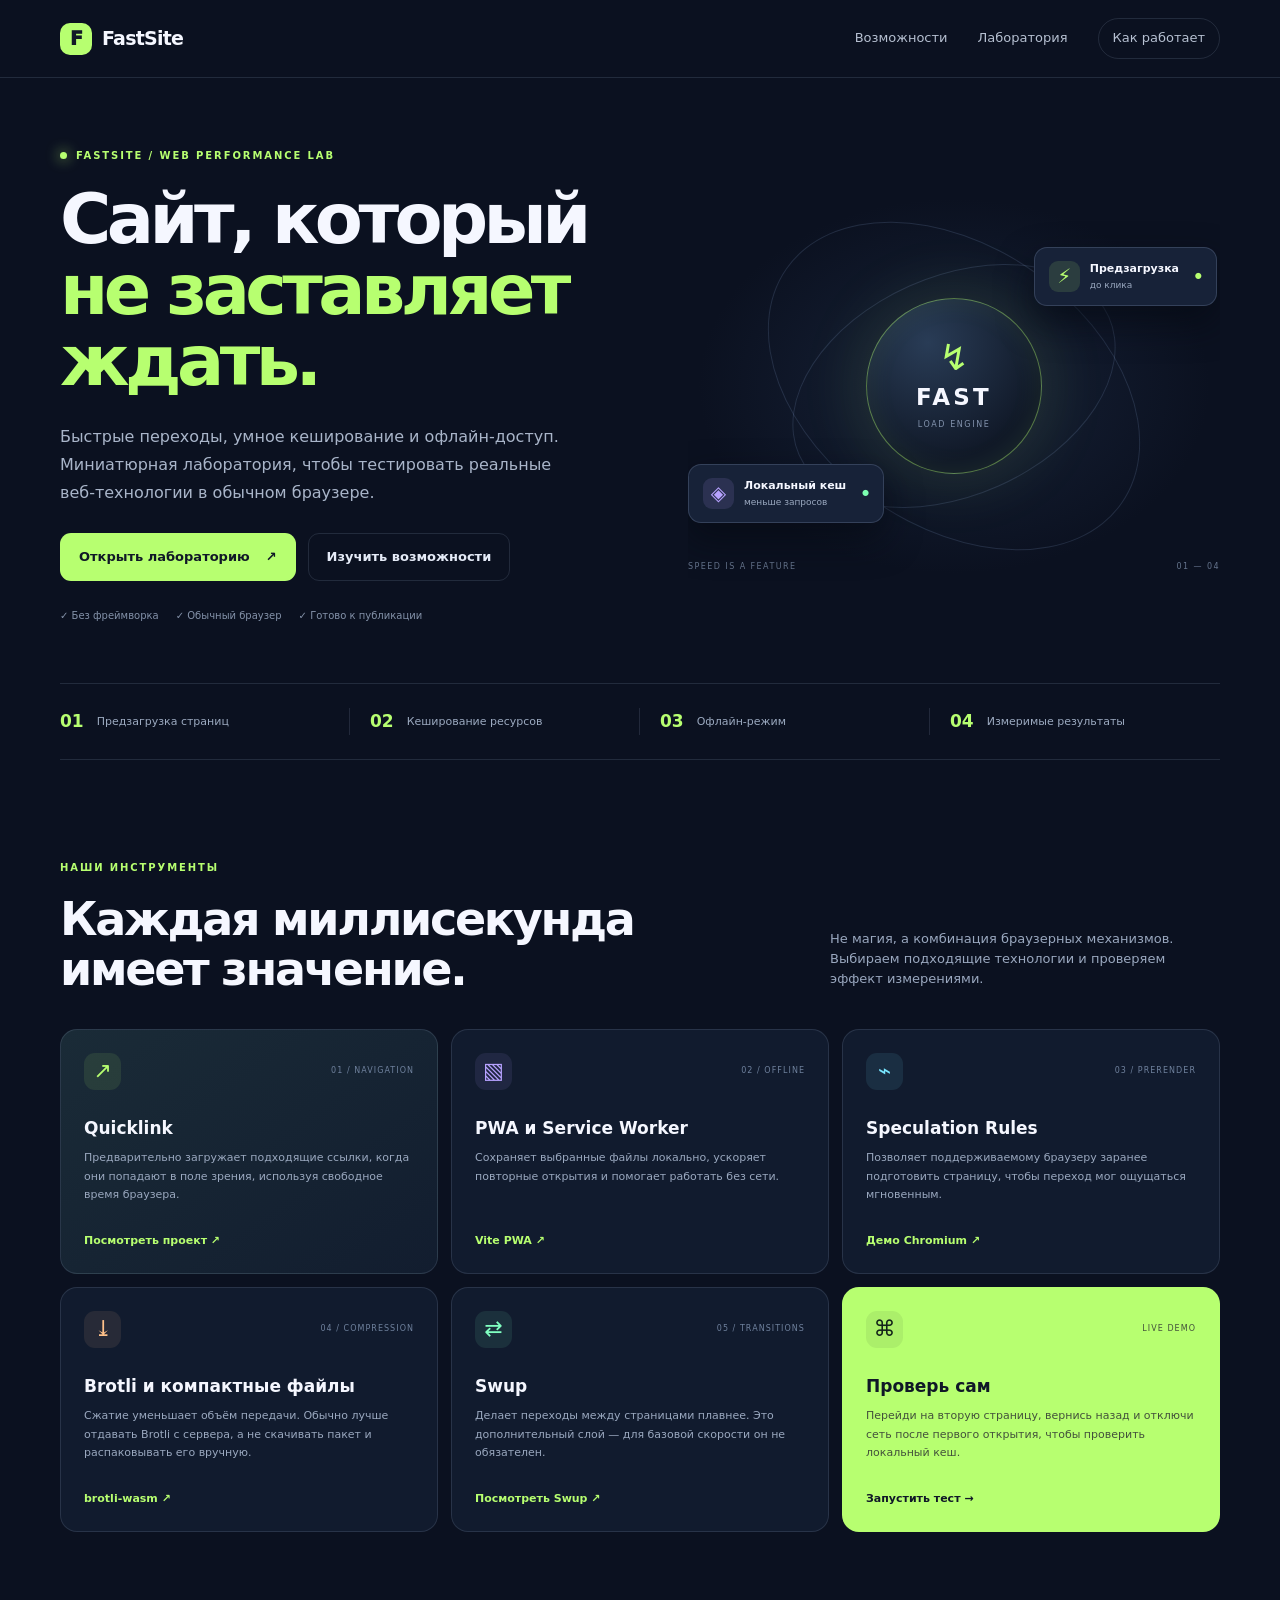
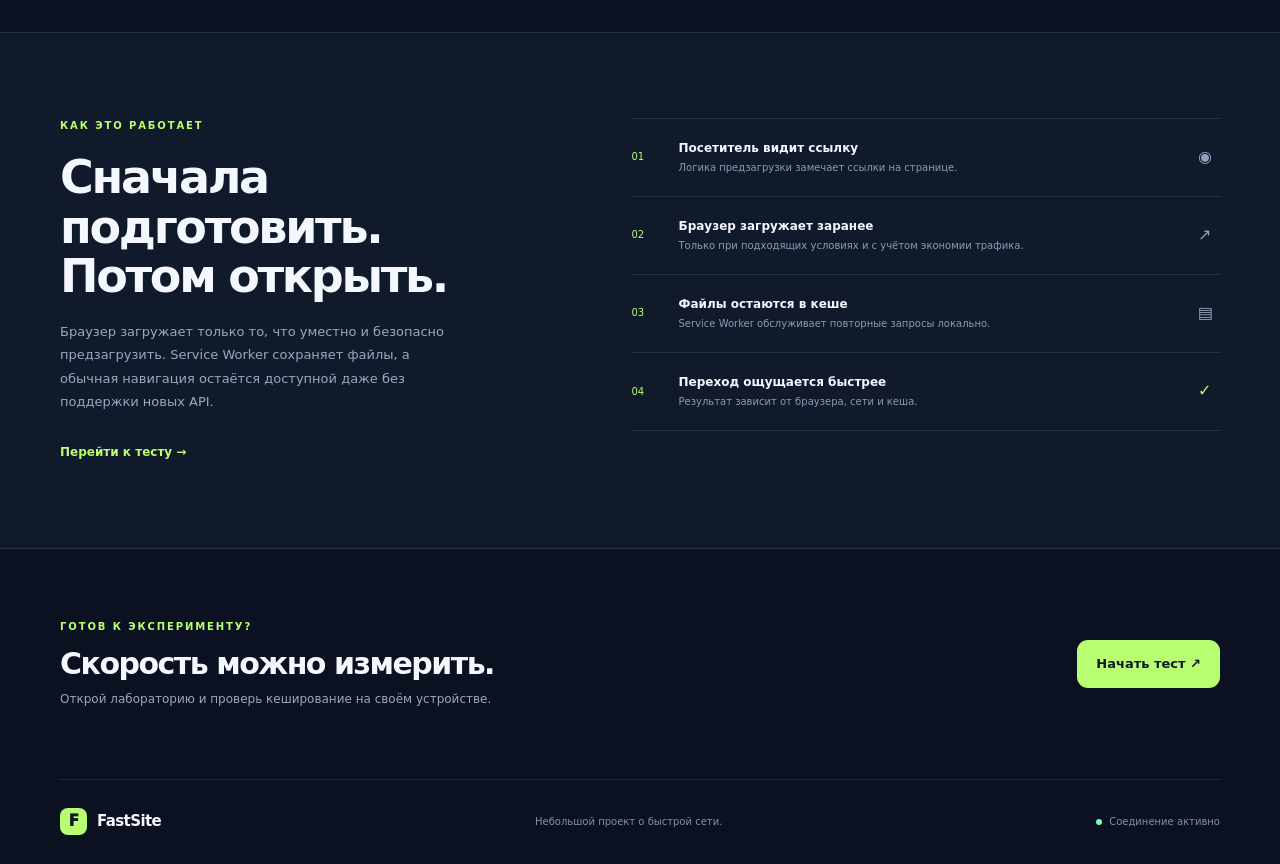
<file: index.html>
<!doctype html><html lang="ru"><head><meta charset="utf-8"><meta name="viewport" content="width=device-width,initial-scale=1"><meta name="theme-color" content="#101827"><meta name="description" content="FastSite — демо быстрой загрузки, кеширования и офлайн-режима."><title>FastSite — быстро по умолчанию</title><link rel="stylesheet" href="assets/style.css"><link rel="manifest" href="manifest.webmanifest"></head><body><header class="topbar"><a class="brand" href="index.html"><span class="brand-mark">F</span>FastSite</a><nav><a href="#features">Возможности</a><a href="lab.html">Лаборатория</a><a class="nav-cta" href="#how">Как работает</a></nav><button class="menu-toggle" aria-label="Открыть меню" aria-expanded="false">☰</button></header><main><section class="hero wrap"><div class="hero-copy"><p class="eyebrow"><span class="pulse"></span>FASTSITE / WEB PERFORMANCE LAB</p><h1>Сайт, который<br><span>не заставляет ждать.</span></h1><p class="lead">Быстрые переходы, умное кеширование и офлайн-доступ. Миниатюрная лаборатория, чтобы тестировать реальные веб-технологии в обычном браузере.</p><div class="hero-actions"><a class="button primary" href="lab.html">Открыть лабораторию <span>↗</span></a><a class="button secondary" href="#features">Изучить возможности</a></div><div class="trust-row"><span>✓ Без фреймворка</span><span>✓ Обычный браузер</span><span>✓ Готово к публикации</span></div></div><div class="hero-visual"><div class="orbit orbit-one"></div><div class="orbit orbit-two"></div><div class="speed-core"><span class="core-bolt">↯</span><strong>FAST</strong><small>LOAD ENGINE</small></div><div class="float-card card-top"><span class="mini-icon">⚡</span><span><b>Предзагрузка</b><small>до клика</small></span><i>●</i></div><div class="float-card card-bottom"><span class="mini-icon purple">◈</span><span><b>Локальный кеш</b><small>меньше запросов</small></span><i class="green-dot">●</i></div><div class="visual-caption">SPEED IS A FEATURE <span>01 — 04</span></div></div></section><section class="metrics wrap"><div><strong>01</strong><span>Предзагрузка страниц</span></div><div><strong>02</strong><span>Кеширование ресурсов</span></div><div><strong>03</strong><span>Офлайн-режим</span></div><div><strong>04</strong><span>Измеримые результаты</span></div></section><section class="section wrap" id="features"><div class="section-heading"><div><p class="eyebrow">НАШИ ИНСТРУМЕНТЫ</p><h2>Каждая миллисекунда<br>имеет значение.</h2></div><p>Не магия, а комбинация браузерных механизмов. Выбираем подходящие технологии и проверяем эффект измерениями.</p></div><div class="feature-grid"><article class="feature-card featured"><div class="feature-top"><span class="feature-icon">↗</span><span class="tag">01 / NAVIGATION</span></div><h3>Quicklink</h3><p>Предварительно загружает подходящие ссылки, когда они попадают в поле зрения, используя свободное время браузера.</p><a href="https://github.com/GoogleChromeLabs/quicklink" target="_blank" rel="noreferrer">Посмотреть проект ↗</a></article><article class="feature-card"><div class="feature-top"><span class="feature-icon purple">▧</span><span class="tag">02 / OFFLINE</span></div><h3>PWA и Service Worker</h3><p>Сохраняет выбранные файлы локально, ускоряет повторные открытия и помогает работать без сети.</p><a href="https://github.com/vite-pwa/vite-plugin-pwa" target="_blank" rel="noreferrer">Vite PWA ↗</a></article><article class="feature-card"><div class="feature-top"><span class="feature-icon blue">⌁</span><span class="tag">03 / PRERENDER</span></div><h3>Speculation Rules</h3><p>Позволяет поддерживаемому браузеру заранее подготовить страницу, чтобы переход мог ощущаться мгновенным.</p><a href="https://github.com/GoogleChromeLabs/web-perf-demos" target="_blank" rel="noreferrer">Демо Chromium ↗</a></article><article class="feature-card"><div class="feature-top"><span class="feature-icon orange">⤓</span><span class="tag">04 / COMPRESSION</span></div><h3>Brotli и компактные файлы</h3><p>Сжатие уменьшает объём передачи. Обычно лучше отдавать Brotli с сервера, а не скачивать пакет и распаковывать его вручную.</p><a href="https://github.com/httptoolkit/brotli-wasm" target="_blank" rel="noreferrer">brotli-wasm ↗</a></article><article class="feature-card"><div class="feature-top"><span class="feature-icon green">⇄</span><span class="tag">05 / TRANSITIONS</span></div><h3>Swup</h3><p>Делает переходы между страницами плавнее. Это дополнительный слой — для базовой скорости он не обязателен.</p><a href="https://github.com/swup/swup" target="_blank" rel="noreferrer">Посмотреть Swup ↗</a></article><article class="feature-card dark-card"><div class="feature-top"><span class="feature-icon dark-icon">⌘</span><span class="tag">LIVE DEMO</span></div><h3>Проверь сам</h3><p>Перейди на вторую страницу, вернись назад и отключи сеть после первого открытия, чтобы проверить локальный кеш.</p><a href="lab.html">Запустить тест →</a></article></div></section><section class="how-section" id="how"><div class="wrap how-inner"><div><p class="eyebrow">КАК ЭТО РАБОТАЕТ</p><h2>Сначала подготовить.<br>Потом открыть.</h2><p class="how-copy">Браузер загружает только то, что уместно и безопасно предзагрузить. Service Worker сохраняет файлы, а обычная навигация остаётся доступной даже без поддержки новых API.</p><a class="text-link" href="lab.html">Перейти к тесту →</a></div><div class="steps"><div class="step"><span>01</span><div><b>Посетитель видит ссылку</b><small>Логика предзагрузки замечает ссылки на странице.</small></div><i>◉</i></div><div class="step"><span>02</span><div><b>Браузер загружает заранее</b><small>Только при подходящих условиях и с учётом экономии трафика.</small></div><i>↗</i></div><div class="step"><span>03</span><div><b>Файлы остаются в кеше</b><small>Service Worker обслуживает повторные запросы локально.</small></div><i>▤</i></div><div class="step"><span>04</span><div><b>Переход ощущается быстрее</b><small>Результат зависит от браузера, сети и кеша.</small></div><i class="step-check">✓</i></div></div></div></section><section class="bottom-cta wrap"><div><p class="eyebrow">ГОТОВ К ЭКСПЕРИМЕНТУ?</p><h2>Скорость можно измерить.</h2><p>Открой лабораторию и проверь кеширование на своём устройстве.</p></div><a class="button primary" href="lab.html">Начать тест ↗</a></section></main><footer class="footer wrap"><a class="brand" href="index.html"><span class="brand-mark">F</span>FastSite</a><span>Небольшой проект о быстрой сети.</span><span id="network-status" class="status"><i></i>Проверяем соединение…</span></footer><script src="assets/app.js" defer></script></body></html>
</file>
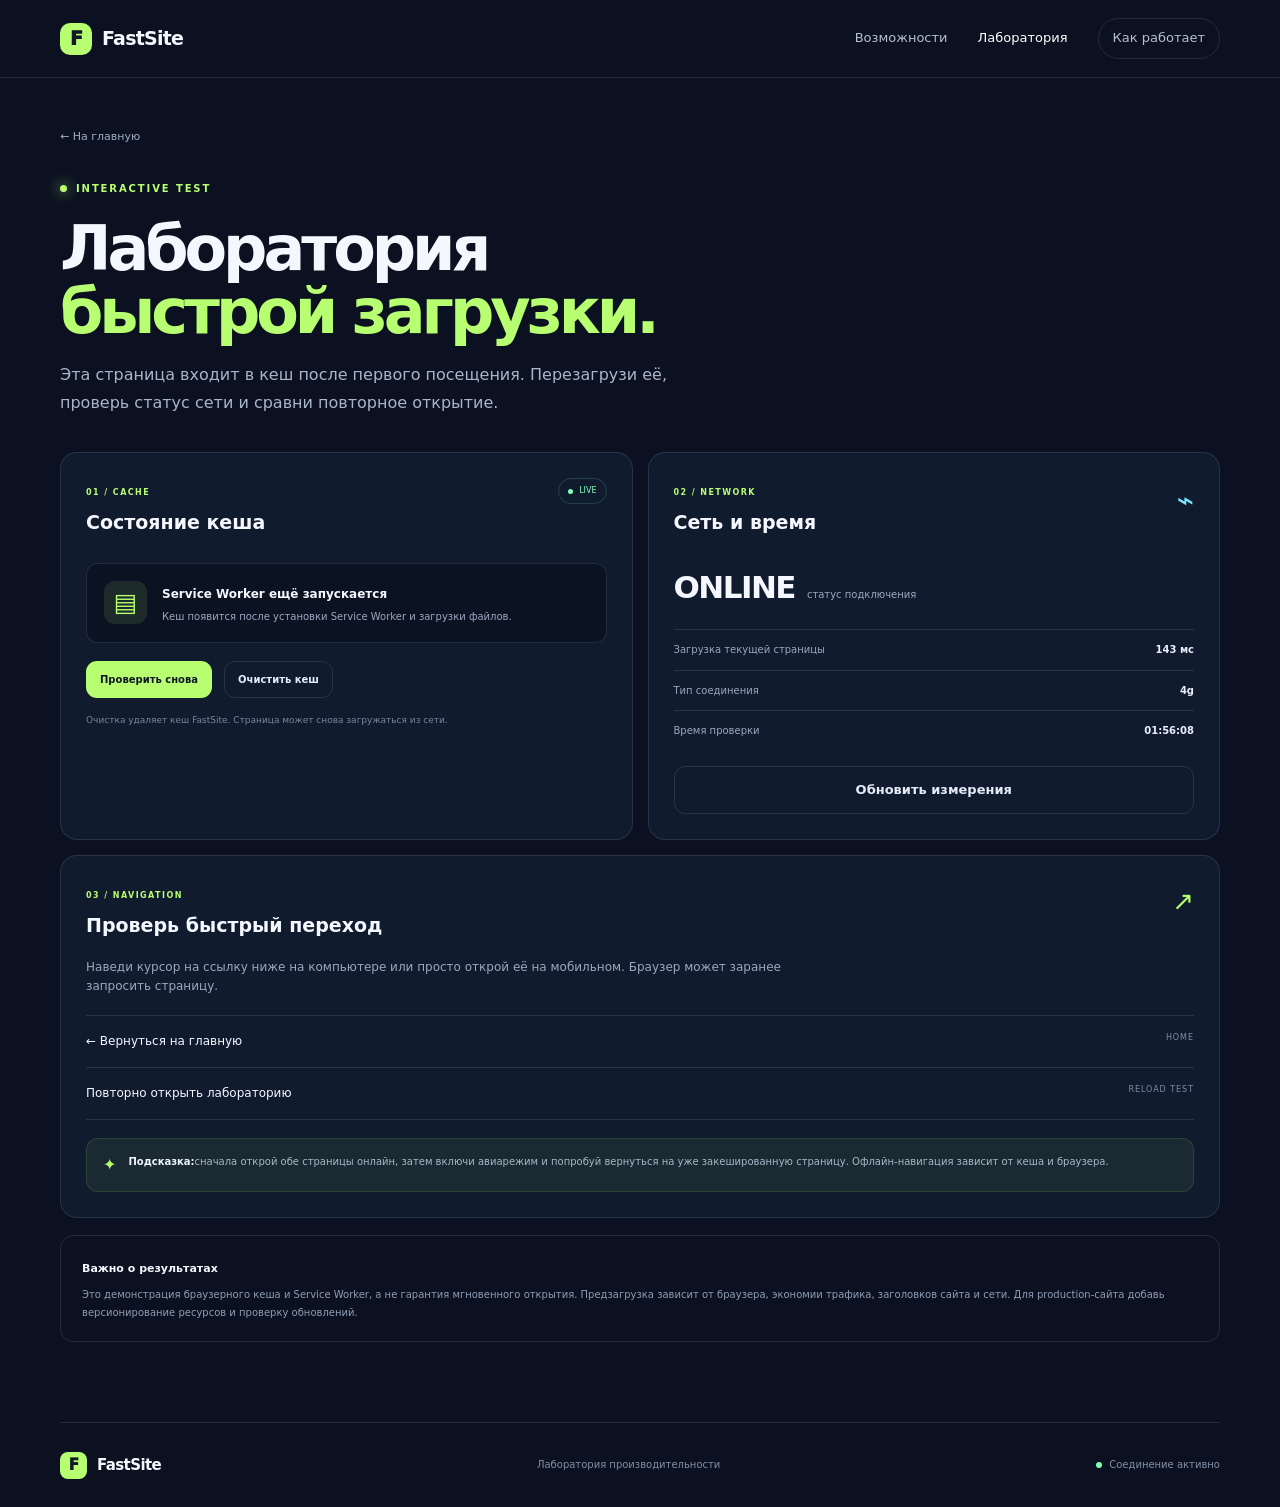
<file: lab.html>
<!doctype html><html lang="ru"><head><meta charset="utf-8"><meta name="viewport" content="width=device-width,initial-scale=1"><meta name="theme-color" content="#101827"><title>Лаборатория — FastSite</title><link rel="stylesheet" href="assets/style.css"><link rel="manifest" href="manifest.webmanifest"></head><body><header class="topbar"><a class="brand" href="index.html"><span class="brand-mark">F</span>FastSite</a><nav><a href="index.html#features">Возможности</a><a class="active" href="lab.html">Лаборатория</a><a class="nav-cta" href="index.html#how">Как работает</a></nav><button class="menu-toggle" aria-label="Открыть меню" aria-expanded="false">☰</button></header><main class="wrap lab-main"><a class="back-link" href="index.html">← На главную</a><p class="eyebrow"><span class="pulse"></span>INTERACTIVE TEST</p><h1 class="lab-title">Лаборатория<br><span>быстрой загрузки.</span></h1><p class="lead lab-lead">Эта страница входит в кеш после первого посещения. Перезагрузи её, проверь статус сети и сравни повторное открытие.</p><div class="lab-grid"><section class="lab-panel"><div class="panel-head"><div><span class="panel-kicker">01 / CACHE</span><h2>Состояние кеша</h2></div><span class="live-pill"><i></i>LIVE</span></div><div class="cache-state"><div class="cache-glyph">▤</div><div><b id="sw-state">Проверяем Service Worker…</b><p id="cache-detail">Получаем статус локального кеша.</p></div></div><div class="button-row"><button class="button primary" id="check-cache">Проверить снова</button><button class="button secondary" id="clear-cache">Очистить кеш</button></div><p class="small-note">Очистка удаляет кеш FastSite. Страница может снова загружаться из сети.</p></section><section class="lab-panel"><div class="panel-head"><div><span class="panel-kicker">02 / NETWORK</span><h2>Сеть и время</h2></div><span class="network-symbol">⌁</span></div><div class="network-value"><span id="online-value">—</span><small>статус подключения</small></div><div class="meter-row"><span>Загрузка текущей страницы</span><b id="load-time">измеряем…</b></div><div class="meter-row"><span>Тип соединения</span><b id="connection-type">не сообщается</b></div><div class="meter-row"><span>Время проверки</span><b id="check-time">—</b></div><button class="button secondary full" id="measure-again">Обновить измерения</button></section><section class="lab-panel wide-panel"><div class="panel-head"><div><span class="panel-kicker">03 / NAVIGATION</span><h2>Проверь быстрый переход</h2></div><span class="big-arrow">↗</span></div><p>Наведи курсор на ссылку ниже на компьютере или просто открой её на мобильном. Браузер может заранее запросить страницу.</p><div class="demo-links"><a href="index.html" data-prefetch>← Вернуться на главную <span>HOME</span></a><a href="lab.html?test=again" data-prefetch>Повторно открыть лабораторию <span>RELOAD TEST</span></a></div><div class="tip"><span>✦</span><p><b>Подсказка:</b>сначала открой обе страницы онлайн, затем включи авиарежим и попробуй вернуться на уже закешированную страницу. Офлайн-навигация зависит от кеша и браузера.</p></div></section></div><section class="disclaimer"><b>Важно о результатах</b><p>Это демонстрация браузерного кеша и Service Worker, а не гарантия мгновенного открытия. Предзагрузка зависит от браузера, экономии трафика, заголовков сайта и сети. Для production-сайта добавь версионирование ресурсов и проверку обновлений.</p></section></main><footer class="footer wrap"><a class="brand" href="index.html"><span class="brand-mark">F</span>FastSite</a><span>Лаборатория производительности</span><span id="network-status" class="status"><i></i>Проверяем соединение…</span></footer><script src="assets/app.js" defer></script></body></html>
</file>
<file: assets/style.css>
:root{--bg:#0b1120;--panel:#111b2e;--text:#f5f7ff;--muted:#9aa8bf;--line:rgba(174,194,225,.14);--green:#b7ff70;--cyan:#78e6ff;--purple:#b7a2ff;--orange:#ffc18a}*{box-sizing:border-box}html{scroll-behavior:smooth}body{margin:0;background:var(--bg);color:var(--text);font-family:Inter,ui-sans-serif,system-ui,-apple-system,"Segoe UI",sans-serif;line-height:1.55}a{color:inherit;text-decoration:none}button{font:inherit}.wrap{width:min(1160px,calc(100% - 48px));margin:auto}.topbar{height:78px;border-bottom:1px solid var(--line);display:flex;align-items:center;justify-content:space-between;padding:0 max(24px,calc((100vw - 1160px)/2));position:relative;z-index:5;background:#0b1120}.brand{display:inline-flex;align-items:center;gap:10px;font-weight:800;font-size:19px;letter-spacing:-.04em}.brand-mark{width:32px;height:32px;display:grid;place-items:center;background:var(--green);color:#111827;border-radius:10px;font-weight:950}.topbar nav{display:flex;align-items:center;gap:30px;color:#b6c0d1;font-size:13px}.topbar nav a:hover,.topbar nav a.active{color:white}.nav-cta{border:1px solid var(--line);padding:9px 14px;border-radius:999px}.menu-toggle{display:none;background:none;color:white;border:0;font-size:22px}.hero{min-height:555px;display:grid;grid-template-columns:1.05fr .95fr;align-items:center;gap:40px;padding:70px 0 60px}.eyebrow{color:var(--green);font-size:10px;font-weight:800;letter-spacing:.19em;margin:0 0 20px;display:flex;align-items:center;gap:9px}.pulse{width:7px;height:7px;border-radius:50%;background:var(--green);box-shadow:0 0 14px #b7ff70;display:inline-block}.hero h1,.lab-title{font-size:clamp(43px,6vw,70px);line-height:1.02;letter-spacing:-.065em;margin:0;font-weight:800}.hero h1 span,.lab-title span{color:var(--green)}.lead{color:#a9b5c9;font-size:16px;max-width:530px;line-height:1.75;margin:25px 0 26px}.hero-actions,.button-row{display:flex;gap:12px;flex-wrap:wrap}.button{display:inline-flex;align-items:center;justify-content:center;gap:16px;padding:13px 18px;border-radius:11px;border:1px solid transparent;font-size:13px;font-weight:750;cursor:pointer;transition:transform .18s}.button:hover{transform:translateY(-2px)}.primary{background:var(--green);color:#101827}.secondary{background:transparent;border-color:var(--line);color:#e5ebf7}.trust-row{display:flex;gap:17px;flex-wrap:wrap;margin-top:27px;color:#8492a9;font-size:10px}.hero-visual{height:390px;position:relative;display:grid;place-items:center;overflow:hidden;background:radial-gradient(ellipse at center,#26375570,transparent 68%)}.orbit{position:absolute;border:1px solid #97b4e629;border-radius:50%;transform:rotate(-24deg)}.orbit-one{width:340px;height:220px}.orbit-two{width:410px;height:280px;transform:rotate(35deg)}.speed-core{height:176px;width:176px;border-radius:50%;display:flex;flex-direction:column;align-items:center;justify-content:center;background:radial-gradient(circle at 35% 25%,#293c56,#101827 70%);border:1px solid #b7ff706b;box-shadow:0 0 70px #b7ff7022,inset 0 0 28px #b7ff7014;z-index:1}.core-bolt{color:var(--green);font-size:36px;line-height:1}.speed-core strong{font-size:23px;letter-spacing:.14em;margin-top:4px}.speed-core small{font-size:8px;letter-spacing:.2em;color:#8292ac;margin-top:4px}.float-card{position:absolute;z-index:2;display:flex;align-items:center;gap:10px;background:#172238;border:1px solid #b1c5e630;padding:12px 14px;border-radius:13px;box-shadow:0 16px 35px #060b14aa}.card-top{top:56px;right:3px}.card-bottom{bottom:58px;left:0}.mini-icon{display:grid;place-items:center;width:31px;height:31px;border-radius:9px;background:#b7ff7020;color:var(--green);font-size:20px}.mini-icon.purple{color:var(--purple);background:#b7a2ff20}.float-card b,.float-card small{display:block}.float-card b{font-size:11px}.float-card small{color:var(--muted);font-size:9px;margin-top:2px}.float-card i{font-size:8px;color:var(--green);font-style:normal;margin-left:6px}.green-dot{color:#7cffb2!important}.visual-caption{position:absolute;bottom:7px;left:0;right:0;display:flex;justify-content:space-between;color:#65748c;font-size:8px;letter-spacing:.18em}.metrics{border-block:1px solid var(--line);display:grid;grid-template-columns:repeat(4,1fr);padding:24px 0}.metrics div{display:flex;align-items:center;gap:13px;padding:0 20px;border-right:1px solid var(--line)}.metrics div:first-child{padding-left:0}.metrics div:last-child{border:0}.metrics strong{color:var(--green);font-size:17px}.metrics span{font-size:11px;color:#9caac0}.section{padding:100px 0}.section-heading{display:flex;align-items:end;justify-content:space-between;gap:40px;margin-bottom:34px}.section-heading h2,.how-inner h2,.bottom-cta h2{font-size:clamp(32px,4vw,46px);line-height:1.08;letter-spacing:-.05em;margin:0}.section-heading>p{max-width:390px;color:var(--muted);font-size:13px;margin:0 0 5px}.feature-grid{display:grid;grid-template-columns:repeat(3,1fr);gap:13px}.feature-card{min-height:245px;padding:23px;background:var(--panel);border:1px solid var(--line);border-radius:17px;display:flex;flex-direction:column;align-items:flex-start;transition:transform .2s}.feature-card:hover{transform:translateY(-3px)}.feature-card.featured{background:linear-gradient(145deg,#1a2b37,#121d2f)}.feature-top{width:100%;display:flex;align-items:center;justify-content:space-between;margin-bottom:25px}.feature-icon{display:grid;place-items:center;width:37px;height:37px;background:#b7ff7018;color:var(--green);border-radius:11px;font-size:22px}.feature-icon.purple{color:var(--purple);background:#b7a2ff18}.feature-icon.blue{color:var(--cyan);background:#78e6ff18}.feature-icon.orange{color:var(--orange);background:#ffc18a18}.feature-icon.green{color:#80ffc1;background:#80ffc118}.tag{color:#6f819d;font-size:8px;letter-spacing:.13em}.feature-card h3{font-size:17px;margin:0 0 8px}.feature-card p{font-size:11px;color:#9aa8bf;line-height:1.7;margin:0 0 18px}.feature-card>a{margin-top:auto;color:var(--green);font-size:11px;font-weight:750}.dark-card{background:var(--green);color:#101827;border-color:transparent}.dark-card .tag,.dark-card p{color:#43513b}.dark-icon{background:#0e1b1d12;color:#14241a}.dark-card>a{color:#101827}.how-section{background:#101a2b;border-block:1px solid var(--line)}.how-inner{padding:85px 0;display:grid;grid-template-columns:.9fr 1.1fr;gap:90px}.how-inner h2{margin-bottom:18px}.how-copy{color:var(--muted);font-size:13px;line-height:1.8;max-width:390px;margin-bottom:25px}.text-link{color:var(--green);font-size:12px;font-weight:750}.steps{border-top:1px solid var(--line)}.step{display:grid;grid-template-columns:34px 1fr 22px;align-items:center;gap:13px;padding:20px 0;border-bottom:1px solid var(--line)}.step>span{font-size:10px;color:var(--green)}.step b,.step small{display:block}.step b{font-size:12px}.step small{color:#8c9bb2;font-size:10px;margin-top:3px}.step i{font-style:normal;color:#90a1bb}.step-check{color:var(--green)!important}.bottom-cta{display:flex;justify-content:space-between;align-items:center;gap:25px;padding:70px 0}.bottom-cta .eyebrow{margin-bottom:13px}.bottom-cta h2{font-size:30px}.bottom-cta p:last-child{color:var(--muted);font-size:12px;margin:10px 0 0}.footer{border-top:1px solid var(--line);min-height:85px;display:flex;align-items:center;justify-content:space-between;gap:20px;color:#8290a7;font-size:10px}.footer .brand{color:var(--text);font-size:15px}.footer .brand-mark{width:27px;height:27px;font-size:15px;border-radius:8px}.status{display:flex;align-items:center;gap:7px}.status i{width:6px;height:6px;border-radius:50%;background:#7cffb2}.lab-main{padding:45px 0 80px}.back-link{font-size:11px;color:#a0aec4;display:inline-block;margin-bottom:36px}.lab-title{font-size:clamp(42px,6vw,62px)}.lab-lead{max-width:630px;margin:18px 0 35px}.lab-grid{display:grid;grid-template-columns:1fr 1fr;gap:15px}.lab-panel{background:var(--panel);border:1px solid var(--line);border-radius:17px;padding:25px}.panel-head{display:flex;justify-content:space-between;align-items:flex-start;margin-bottom:26px}.panel-kicker{font-size:8px;letter-spacing:.18em;color:var(--green);font-weight:800}.panel-head h2{font-size:19px;margin:5px 0 0}.live-pill{display:flex;align-items:center;gap:6px;color:#85ffc0;font-size:8px;border:1px solid #85ffc02a;padding:6px 9px;border-radius:99px}.live-pill i{width:5px;height:5px;border-radius:50%;background:#85ffc0}.cache-state{display:flex;align-items:center;gap:15px;padding:17px;background:#0b1322;border:1px solid var(--line);border-radius:12px;margin-bottom:18px}.cache-glyph{width:43px;height:43px;display:grid;place-items:center;border-radius:11px;background:#b7ff701a;color:var(--green);font-size:25px}.cache-state b{font-size:12px}.cache-state p{font-size:10px;color:var(--muted);margin:3px 0 0}.button-row .button{font-size:10px;padding:10px 13px}.small-note{font-size:9px;color:#77869d;line-height:1.7;margin:15px 0 0}.network-symbol{font-size:29px;color:var(--cyan)}.network-value{display:flex;align-items:baseline;gap:12px;margin:0 0 18px}.network-value span{font-size:31px;font-weight:800;letter-spacing:-.05em}.network-value small{font-size:10px;color:var(--muted)}.meter-row{display:flex;justify-content:space-between;gap:15px;padding:12px 0;border-top:1px solid var(--line);font-size:10px;color:#9aa8bf}.meter-row b{color:#e9eef9;font-size:10px;text-align:right}.full{width:100%;margin-top:15px}.wide-panel{grid-column:1/-1}.big-arrow{font-size:26px;color:var(--green)}.wide-panel>p{font-size:12px;color:var(--muted);max-width:720px;margin-top:-8px}.demo-links{border-top:1px solid var(--line);margin-top:20px}.demo-links a{display:flex;justify-content:space-between;gap:15px;padding:16px 0;border-bottom:1px solid var(--line);font-size:12px}.demo-links a:hover{color:var(--green)}.demo-links a span{font-size:8px;color:#7c8ca5;letter-spacing:.12em}.tip{display:flex;gap:12px;background:#b7ff7010;border:1px solid #b7ff7020;border-radius:12px;padding:14px 16px;margin-top:18px}.tip>span{color:var(--green)}.tip p{font-size:10px;color:#aab7c9;line-height:1.7;margin:0}.tip b{color:#eff5ff}.disclaimer{margin-top:17px;padding:19px 21px;border:1px solid var(--line);border-radius:13px}.disclaimer b{font-size:11px}.disclaimer p{font-size:10px;line-height:1.8;color:#8f9db3;margin:6px 0 0}@media(max-width:800px){.hero{grid-template-columns:1fr;padding-top:55px;gap:20px}.hero-visual{height:330px}.metrics{grid-template-columns:1fr 1fr;row-gap:20px}.metrics div:nth-child(2){border-right:0}.metrics div:nth-child(3){padding-left:0}.section{padding:70px 0}.feature-grid{grid-template-columns:1fr 1fr}.section-heading{align-items:start;flex-direction:column;gap:18px}.how-inner{grid-template-columns:1fr;gap:35px;padding:65px 0}.footer{flex-wrap:wrap;padding:20px 0}.lab-grid{grid-template-columns:1fr}.wide-panel{grid-column:auto}}@media(max-width:560px){.wrap{width:calc(100% - 34px)}.topbar{height:66px;padding:0 17px}.topbar nav{display:none;position:absolute;top:65px;left:0;right:0;padding:18px;background:#101827;border-bottom:1px solid var(--line);flex-direction:column;gap:20px;align-items:stretch}.topbar nav.open{display:flex}.menu-toggle{display:block}.hero{padding:45px 0 30px}.hero h1{font-size:45px}.lead{font-size:14px}.hero-visual{height:300px}.orbit-one{width:275px;height:190px}.orbit-two{width:315px;height:230px}.speed-core{width:145px;height:145px}.card-top{right:-2px;top:34px}.card-bottom{left:-2px;bottom:44px}.float-card{padding:9px 10px}.metrics{padding:19px 0}.metrics div{padding:0 8px;gap:9px}.metrics span{font-size:9px}.feature-grid{grid-template-columns:1fr}.feature-card{min-height:210px}.bottom-cta{align-items:flex-start;flex-direction:column;padding:50px 0}.footer{align-items:flex-start;flex-direction:column;gap:13px}.lab-main{padding-top:25px}.lab-panel{padding:19px}.lab-title{font-size:44px}}@media(prefers-reduced-motion:reduce){*,*::before,*::after{scroll-behavior:auto!important;transition:none!important}}
</file>
